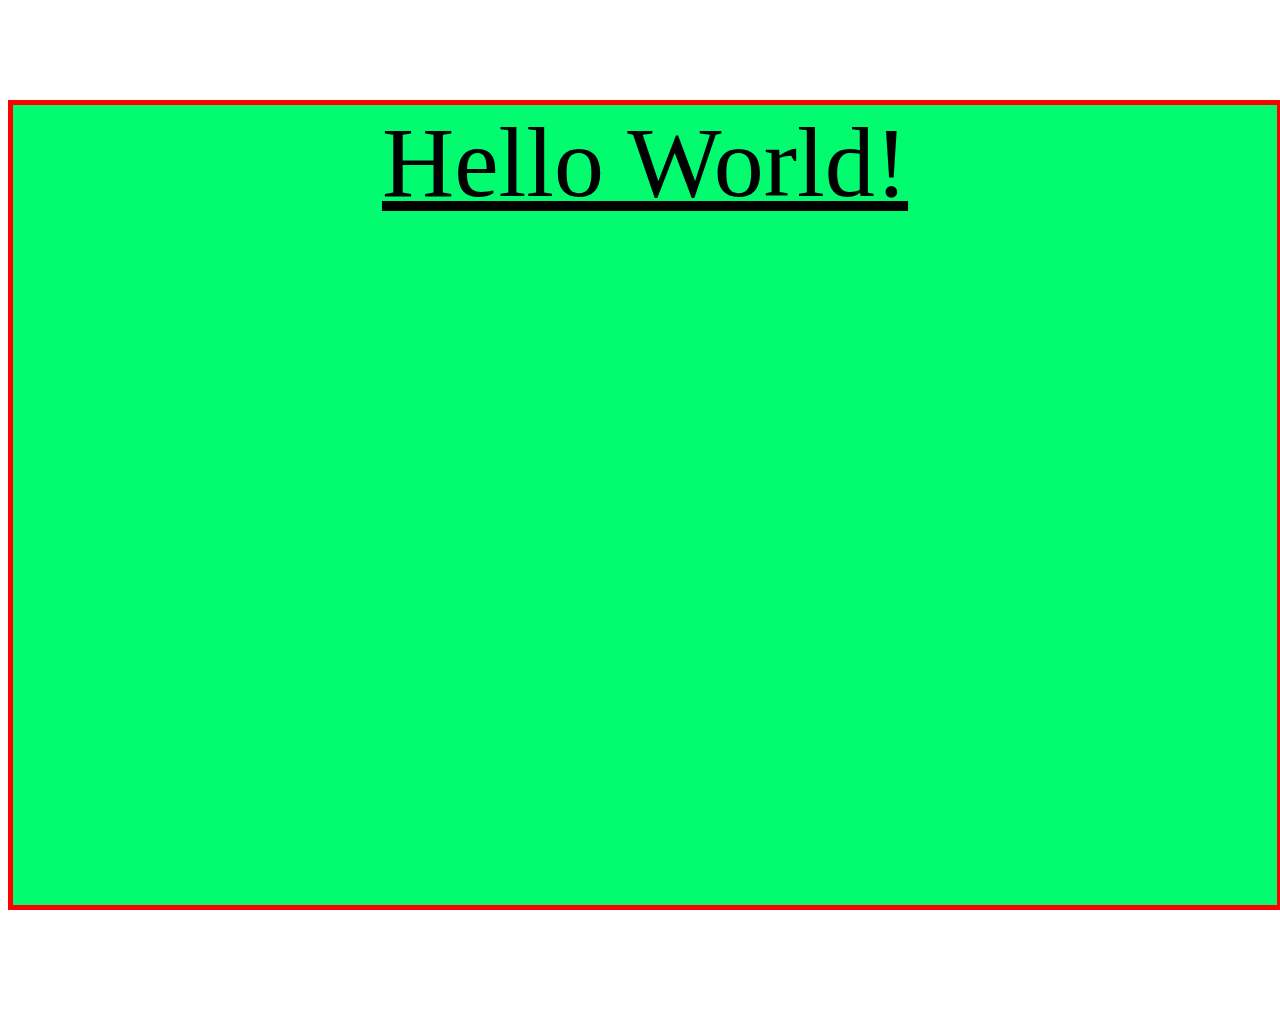
<file: lesson27/index.html>
<!DOCTYPE html>
<html lang="en">
  <head>
    <meta charset="UTF-8" />
    <meta http-equiv="X-UA-Compatible" content="IE=edge" />
    <meta name="viewport" content="width=device-width, initial-scale=1.0" />
    <title>JavaScript-lesson27</title>
  </head>
  <body>
    <script src="script.js"></script>
  </body>
</html>
</file>
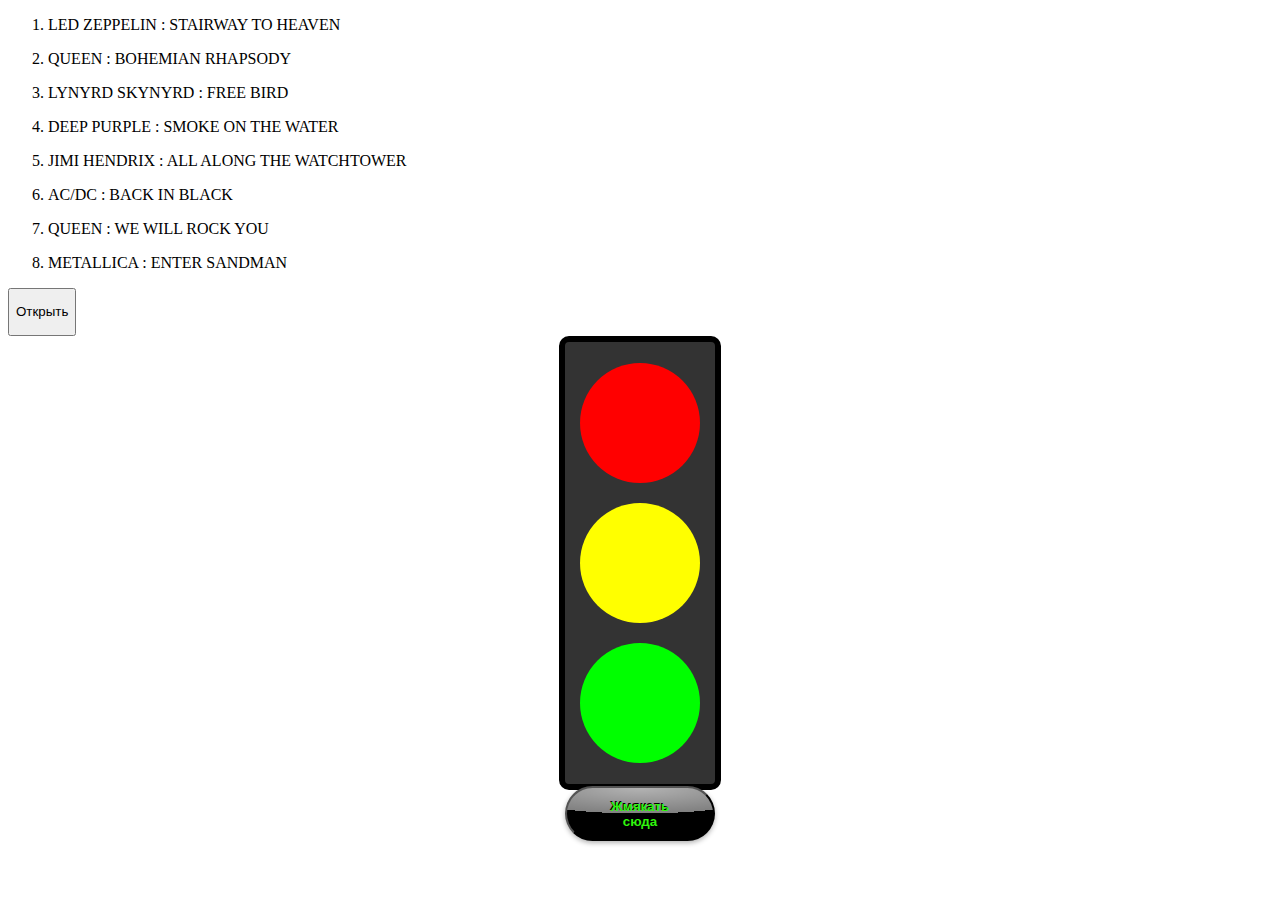
<file: lesson29/index.html>
<!DOCTYPE html>
<html lang="en">
  <head>
    <meta charset="UTF-8" />
    <meta http-equiv="X-UA-Compatible" content="IE=edge" />
    <meta name="viewport" content="width=device-width, initial-scale=1.0" />
    <link rel="stylesheet" href="style.css" />
    <title>JavaScript-lesson29</title>
  </head>
  <body>
    <div id="list"></div>
    <div class="wrapper">
      <div id="red" class="circle circle__red"></div>
      <div id="yellow" class="circle circle__yellow"></div>
      <div id="green" class="circle circle__green"></div>
      <button id="pressButton" class="btn">Жмякать сюда</button>
    </div>
    <script src="script.js"></script>
  </body>
</html>
</file>
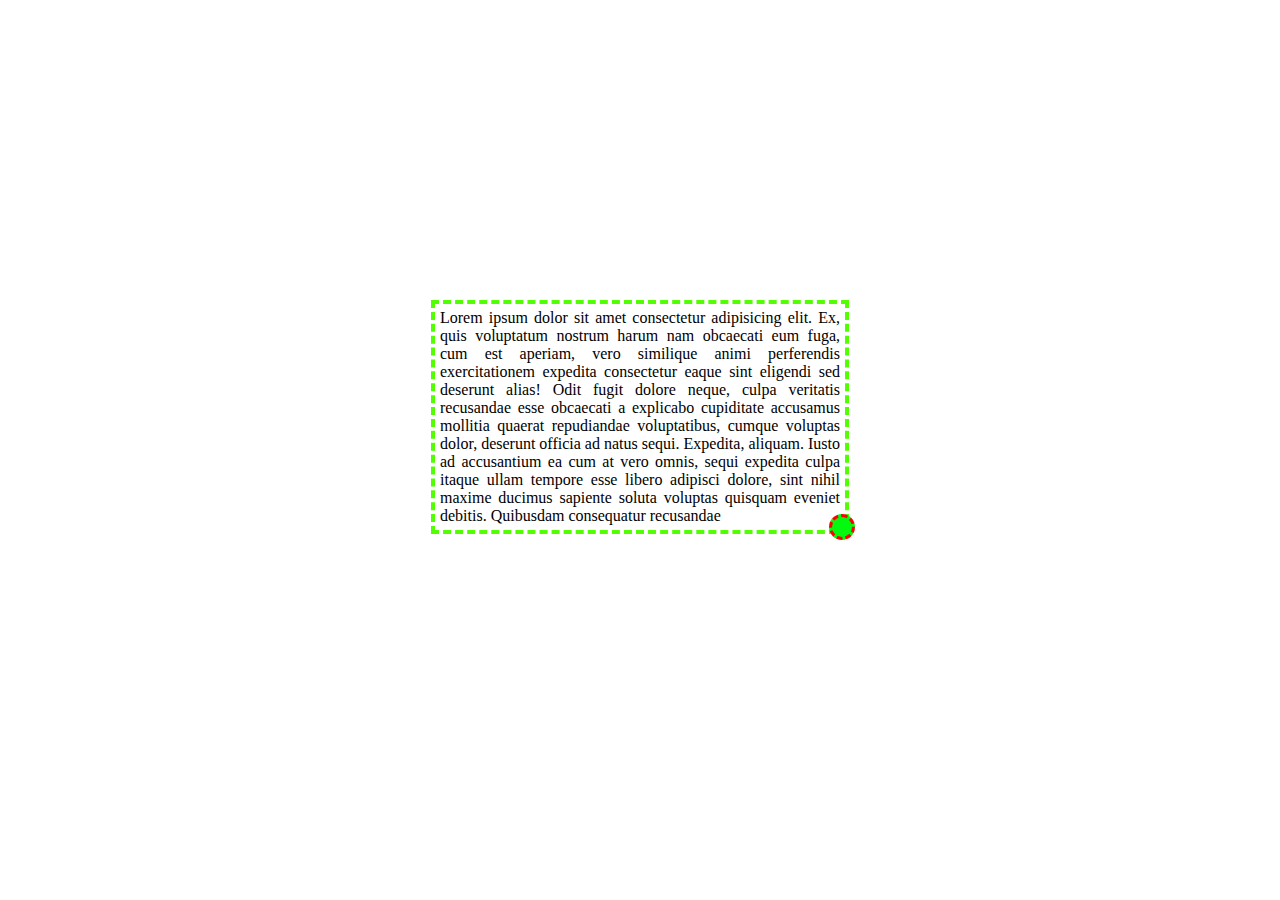
<file: lesson30/index.html>
<!DOCTYPE html>
<html lang="en">
  <head>
    <meta charset="UTF-8" />
    <meta http-equiv="X-UA-Compatible" content="IE=edge" />
    <meta name="viewport" content="width=device-width, initial-scale=1.0" />
    <link rel="stylesheet" href="style.css" />
    <title>JavaScript-lesson30</title>
  </head>
  <body>
    <div class="content">
      <div class="content__text" id="content__text">
        Lorem ipsum dolor sit amet consectetur adipisicing elit. Ex, quis
        voluptatum nostrum harum nam obcaecati eum fuga, cum est aperiam, vero
        similique animi perferendis exercitationem expedita consectetur eaque
        sint eligendi sed deserunt alias! Odit fugit dolore neque, culpa
        veritatis recusandae esse obcaecati a explicabo cupiditate accusamus
        mollitia quaerat repudiandae voluptatibus, cumque voluptas dolor,
        deserunt officia ad natus sequi. Expedita, aliquam. Iusto ad accusantium
        ea cum at vero omnis, sequi expedita culpa itaque ullam tempore esse
        libero adipisci dolore, sint nihil maxime ducimus sapiente soluta
        voluptas quisquam eveniet debitis. Quibusdam consequatur recusandae
        <div class="content__text--resizer"></div>
      </div>
    </div>

    <script src="script.js"></script>
  </body>
</html>
</file>
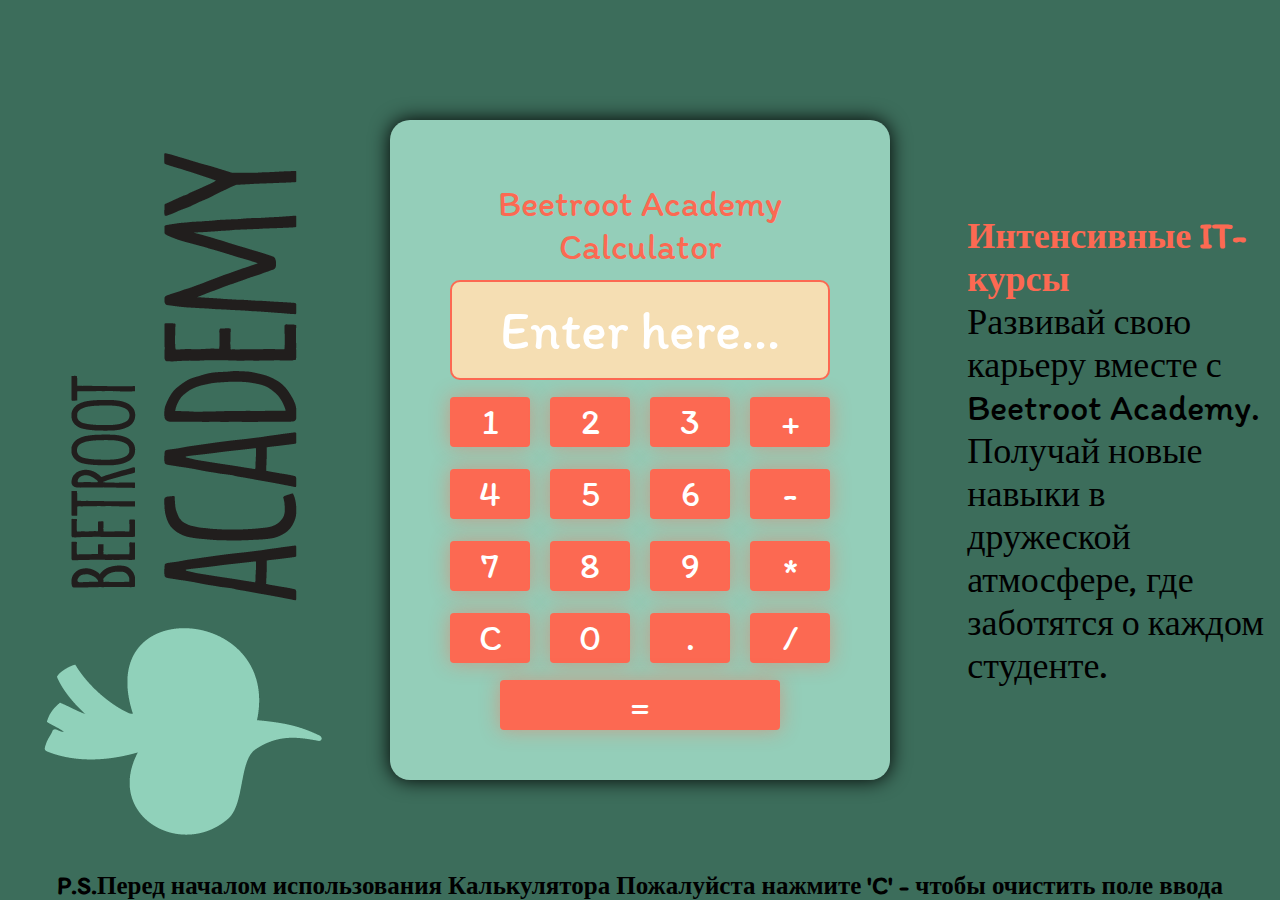
<file: lesson31-Calculator/index.html>
<!DOCTYPE html>
<html lang="en">
  <head>
    <meta charset="UTF-8" />
    <meta http-equiv="X-UA-Compatible" content="IE=edge" />
    <meta name="viewport" content="width=device-width, initial-scale=1.0" />
    <title>Calculator</title>
    <link rel="shortcut icon" href="favicon.png" type="image/png" />
    <link rel="preconnect" href="https://fonts.gstatic.com" />
    <link
      href="https://fonts.googleapis.com/css2?family=Itim&display=swap"
      rel="stylesheet"
    />
    <link rel="stylesheet" href="style.css" />
  </head>
  <body>
    <div class="logo">
      <img src="beetrootAcademy2.png" alt="beetrootAcademy" />
    </div>
    <div class="wrapper_calculator">
      <div class="calculator__title">Beetroot Academy Calculator</div>
      <div class="calculator__scoreboard">Enter here...</div>
      <input type="hidden" class="calculator__input" value="1 + 1" />
      <div class="calculator__1 btn">1</div>
      <div class="calculator__2 btn">2</div>
      <div class="calculator__3 btn">3</div>
      <div class="calculator__plus op">+</div>
      <div class="calculator__4 btn">4</div>
      <div class="calculator__5 btn">5</div>
      <div class="calculator__6 btn">6</div>
      <div class="calculator__min op">-</div>
      <div class="calculator__7 btn">7</div>
      <div class="calculator__8 btn">8</div>
      <div class="calculator__9 btn">9</div>
      <div class="calculator__mul op">*</div>
      <div class="calculator__c btn">C</div>
      <div class="calculator__0 btn">0</div>
      <div class="calculator__dot op">.</div>
      <div class="calculator__div op">/</div>
      <div class="calculator__eq">=</div>
    </div>
    <div class="informationBlock">
      <h3>Интенсивные IT-курсы</h3>
      <p>
        Развивай свою карьеру вместе с Beetroot Academy. Получай новые навыки в
        дружеской атмосфере, где заботятся о каждом студенте.
      </p>
    </div>
    <footer>
      <p>
        P.S.Перед началом использования Калькулятора Пожалуйста нажмите 'C' -
        чтобы очистить поле ввода
      </p>
    </footer>
    <script src="https://ajax.googleapis.com/ajax/libs/jquery/3.6.0/jquery.min.js"></script>
    <script src="script.js"></script>
  </body>
</html>
</file>
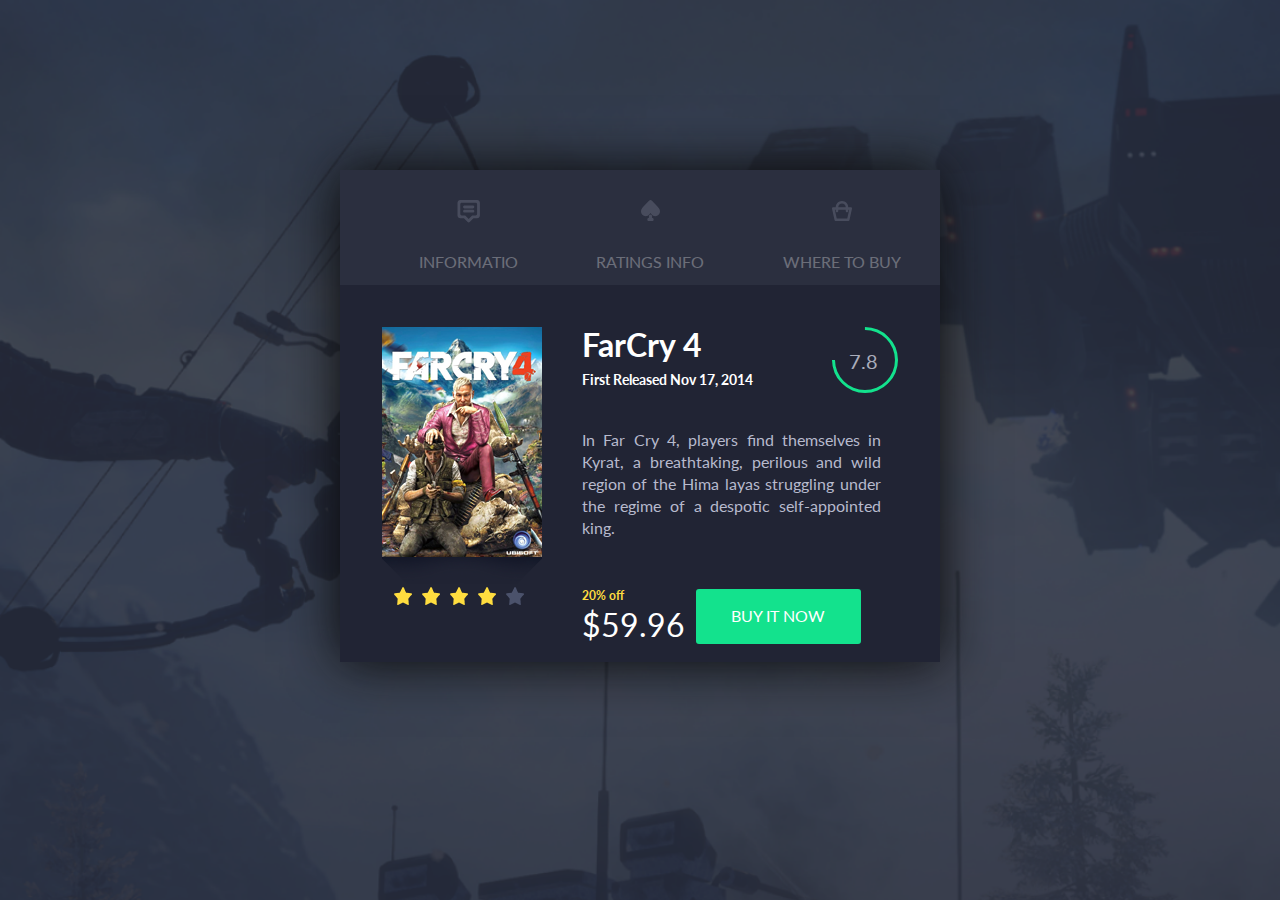
<file: lesson31-FarCry 4/index.html>
<!DOCTYPE html>
<html lang="en">
  <head>
    <meta charset="UTF-8" />
    <meta http-equiv="X-UA-Compatible" content="IE=edge" />
    <meta name="viewport" content="width=device-width, initial-scale=1.0" />
    <link rel="preconnect" href="https://fonts.gstatic.com" />
    <link
      href="https://fonts.googleapis.com/css2?family=Lato:ital,wght@0,400;0,700;1,400;1,700&display=swap"
      rel="stylesheet"
    />
    <link rel="stylesheet" href="css/style.css" />
    <title>FarCry 4</title>
  </head>
  <body>
    <div class="content">
      <header class="container__header">
        <nav>
          <ul class="container__ul">
            <li class="container__li disable">
              <img
                class="container__icon1"
                src="svg/Type=Tooltip, Active=False.svg"
                alt=""
              />
              <p>informatio</p>
            </li>
            <li class="container__li disable">
              <img
                class="container__icon1"
                src="svg/Type=Card, Active=False.svg"
                alt=""
              />
              <p>ratings info</p>
            </li>
            <li class="container__li disable">
              <img
                class="container__icon1"
                src="svg/Type=Basket, Active=False.svg"
                alt=""
              />
              <p>where to buy</p>
            </li>
          </ul>
        </nav>
      </header>
      <div class="container tab">
        <div class="container__content">
          <div class="container__img">
            <img src="img/Picture.png" alt="FarCry 4" />
            <div class="container__rating">
              <span><img src="img/Star.png" alt="Star" /></span>
              <span><img src="img/Star.png" alt="Star" /></span>
              <span><img src="img/Star.png" alt="Star" /></span>
              <span><img src="img/Star.png" alt="Star" /></span>
              <span><img src="img/Star (1).png" alt="Star" /></span>
            </div>
          </div>

          <div class="container__descr">
            <div class="container__title">
              <h2>FarCry 4</h2>
            </div>
            <div class="container__progress">
              <p>7.8</p>
            </div>
            <div class="container__subtitle">
              <h3>First Released Nov 17, 2014</h3>
            </div>
            <div class="container__p">
              <p>
                In Far Cry 4, players find themselves in Kyrat, a breathtaking,
                perilous and wild region of the Hima layas struggling under the
                regime of a despotic self-appointed king.
              </p>
            </div>
          </div>
          <div class="container__price">
            <div class="container__priceoff">20% off</div>
            <div class="container__total">$59.96</div>
          </div>
          <input type="submit" value="buy it now" class="container__buyitnow" />
        </div>
      </div>
      <div class="rating tab">
        <p>
          Интенсивные IT-курсы Развивай свою карьеру вместе с Beetroot Academy.
          Получай новые навыки в дружеской атмосфере, где заботятся о каждом
          студенте.
        </p>
      </div>
      <div class="wheretobuy tab">
        <p>
          Шведско-украинская IT-школа С 2014 года более чем 3900 выпускников по
          всей Украине доверяют нам. Наши студенты отмечают дружескую атмосферу
          школы и говорят, что здесь каждый может начать свой путь в IT. Нас
          поддерживают десятки международных партнеров. Мы сотрудничаем с
          местными IT-компаниями. Вот некоторые из них:
        </p>
      </div>
    </div>
    <script src="https://ajax.googleapis.com/ajax/libs/jquery/3.6.0/jquery.min.js"></script>
    <script src="script.js"></script>
  </body>
</html>
</file>
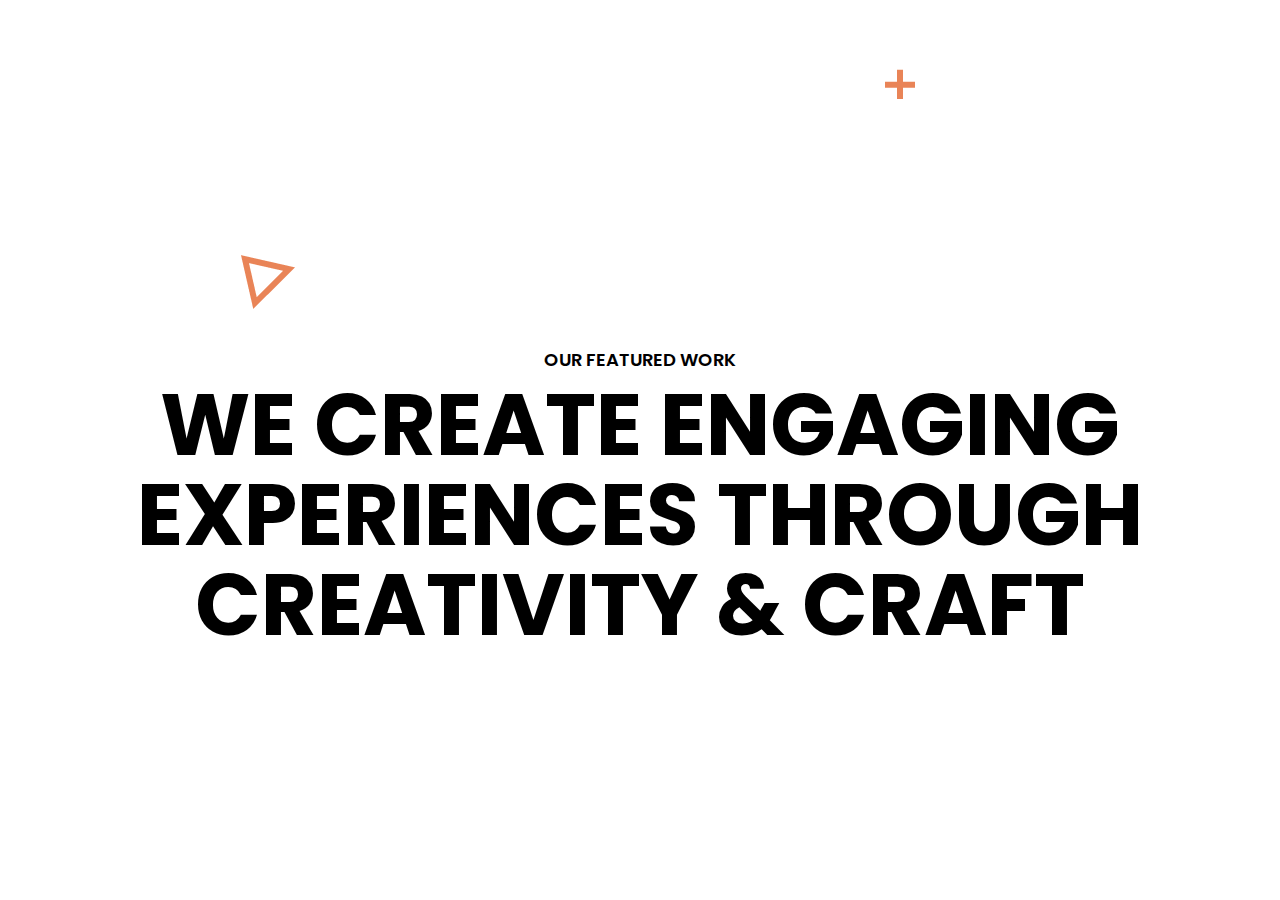
<file: lesson32-Slick Slider/index.html>
<!DOCTYPE html>
<html lang="en">
  <head>
    <meta charset="UTF-8" />
    <meta name="viewport" content="width=device-width, initial-scale=1.0" />
    <meta http-equiv="X-UA-Compatible" content="ie=edge" />
    <link rel="shortcut icon" href="favicon.png" type="image/png" />
    <link
      href="https://fonts.googleapis.com/css?family=Poppins:400,600&display=swap"
      rel="stylesheet"
    />
    <link rel="stylesheet" href="js/swiper/package/css/swiper.min.css" />
    <link rel="stylesheet" href="css/style.css" />
    <title>Lesson32 - Slider</title>
  </head>

  <body>
    <div class="swiper-title">
      <p>our featured work</p>
      <h1>We create engaging experiences through creativity & craft</h1>
    </div>
    <div class="vector1"></div>
    <div class="vector"></div>
    <section class="swiper-container">
      <div class="swiper-wrapper">
        <div class="swiper-slide swiper-slide__1">
          <div class="splashScreen">
            <p class="splashScreen_p1">Apex Magazine June Issue</p>
            <p class="splashScreen_p2">by Fabrizio Morra</p>
          </div>
        </div>
        <div class="swiper-slide swiper-slide__2">
          <div class="splashScreen">
            <p class="splashScreen_p1">Apex Magazine June Issue</p>
            <p class="splashScreen_p2">by Fabrizio Morra</p>
          </div>
        </div>
        <div class="swiper-slide swiper-slide__3">
          <div class="splashScreen">
            <p class="splashScreen_p1">Apex Magazine June Issue</p>
            <p class="splashScreen_p2">by Fabrizio Morra</p>
          </div>
        </div>
        <div class="swiper-slide swiper-slide__4">
          <div class="splashScreen">
            <p class="splashScreen_p1">Apex Magazine June Issue</p>
            <p class="splashScreen_p2">by Fabrizio Morra</p>
          </div>
        </div>
      </div>
      <div class="swiper-button-next">
        <img src="img/arrows/next.svg" alt="Next" />
      </div>
      <div class="swiper-button-prev">
        <img src="img/arrows/prev.svg" alt="Previous" />
      </div>
    </section>
    <script src="js/swiper/package/js/swiper.min.js"></script>
    <script src="script.js"></script>
  </body>
</html>
</file>
<file: lesson29/style.css>
.wrapper {
  background: #333;
  width: 150px;
  height: 440px;
  border-radius: 10px;
  font-size: 70px;
  text-align: center;
  padding: 1px 0;
  border: 6px solid #000;
  margin: auto;
}
.circle {
  background: #666;
  width: 120px;
  height: 120px;
  border-radius: 50%;
  margin-left: 15px;
  margin-top: 20px;
  line-height: 120px;
  -webkit-transition: background-color 0.5s ease-out;
  -o-transition: background-color 0.5s ease-out;
  transition: background-color 0.5s ease-out;
}

.circle__red {
  background-color: #f00;
}
.circle__yellow {
  background-color: #ff0;
}
.circle__green {
  background-color: #0f0;
}
.btn {
  border-radius: 30px;
  position: relative;
  color: rgb(47, 245, 12);
  font-weight: bold;
  text-decoration: none;
  text-shadow: -1px -1px #000;
  user-select: none;
  padding: 0.8em 2em;
  outline: none;
  background-color: #000;
  background-image: linear-gradient(
      45deg,
      rgba(255, 255, 255, 0) 30%,
      rgba(255, 255, 255, 0.8),
      rgba(255, 255, 255, 0) 70%
    ),
    radial-gradient(
      190% 100% at 50% 0%,
      rgba(255, 255, 255, 0.7) 0%,
      rgba(255, 255, 255, 0.5) 50%,
      rgba(0, 0, 0, 0) 50%
    );
  background-repeat: no-repeat;
  background-size: 200% 100%, auto;
  background-position: 200% 0, 0 0;
  box-shadow: rgba(0, 0, 0, 0.3) 0 2px 5px;
}
.btn:active {
  top: 1px;
  box-shadow: none;
}
.btn:hover {
  transition: 0.5s linear;
  background-position: -200% 0, 0 0;
}
</file>
<file: lesson30/style.css>
html,
body {
  margin: 0;
  padding-top: 150px;
}
.content__text {
  display: block;
  position: relative;
  width: 400px;
  margin: auto;
  text-align: justify;
  padding: 5px;
  border: 4px dashed rgb(81, 255, 0);
  margin-bottom: 10px;
}
.content__text--resizer {
  display: block;
  position: absolute;
  right: -10px;
  bottom: -10px;
  z-index: 1;
  width: 20px;
  height: 20px;
  border-radius: 100%;
  background-color: rgb(3, 250, 15);
  border: 3px dashed rgb(255, 0, 0);
  cursor: zoom-in;
}
</file>
<file: lesson31-Calculator/style.css>
* {
  margin: 0;
  padding: 0;
  font-family: "Itim", cursive;
  font-size: 36px;
  box-sizing: border-box;
}
html,
body {
  min-height: 100%;
  height: 100%;
  background-color: #3c6d5b;
  display: flex;
  justify-content: center;
  align-items: center;
}
.logo {
  position: absolute;
  width: 600px;
  height: 300px;
  top: 40%;
  left: 2%;
  transform: rotate(-90deg);
}
@media (max-width: 1600px) {
  .logo {
    left: 0%;
  }
}
@media (max-width: 1400px) {
  .logo {
    top: 60%;
    left: 0%;
    width: 400px;
    height: 200px;
  }
}
@media (max-width: 1300px) {
  .logo {
    top: 80%;
    width: 150px;
    height: 100px;
  }
}
@media (max-width: 1150px) {
  .logo {
    display: none;
  }
}
.informationBlock {
  position: absolute;
  font-family: "Itim", cursive;
  width: 500px;
  right: 1%;
}
@media (max-width: 1600px) {
  .informationBlock {
    width: 400px;
  }
}
@media (max-width: 1400px) {
  .informationBlock {
    width: 300px;
  }
}
@media (max-width: 1150px) {
  .informationBlock {
    display: none;
  }
}
.informationBlock h3 {
  color: #fc6952;
}
.informationBlock p {
  color: #000000;
}
.wrapper_calculator {
  display: flex;
  flex-flow: row wrap;
  justify-content: center;
  align-items: flex-end;
  width: 500px;
  height: 660px;
  color: #fff;
  border-radius: 20px;
  box-shadow: 0 0 20px black;
  background-color: #94ceb9;
  padding: 50px;
}
.calculator__title {
  font-family: "Itim", cursive;
  color: #fc6952;
  text-align: center;
}
.calculator__scoreboard {
  margin: 0 auto;
  width: 380px;
  height: 100px;
  border-radius: 10px;
  background-color: wheat;
  display: flex;
  justify-content: center;
  align-items: center;
  font-size: 54px;
  border: 2px solid #fc6952;
}
.btn,
.op,
.calculator__eq {
  margin: 5px 10px;
  background-color: #fc6952;
  opacity: 1;
  width: 80px;
  height: 50px;
  border-radius: 4px;
  display: flex;
  justify-content: center;
  align-items: center;
  box-shadow: 0 0 20px #fc69527a;
  cursor: pointer;
  line-height: 1;
  border: 1px solid transparent;
}
.btn:hover,
.op:hover,
.calculator__eq:hover {
  box-shadow: none;
  border: 1px solid rgb(253, 72, 40);
}
.calculator__mul {
  padding-top: 10px;
  box-sizing: border-box;
}
.calculator__eq {
  width: 70%;
  margin: 0 auto;
}
footer {
  position: absolute;
  left: 0;
  bottom: 0;
  width: 100%;
}
footer p {
  text-align: center;
  font-family: "Itim", cursive;
}
@media (max-width: 1770px) {
  footer p {
    font-size: 30px;
  }
}
@media (max-width: 1480px) {
  footer p {
    font-size: 25px;
    font-weight: bold;
  }
}
@media (max-width: 1230px) {
  footer p {
    font-size: 20px;
    font-weight: bold;
  }
}
@media (max-width: 1000px) {
  footer p {
    display: none;
  }
}
</file>
<file: lesson31-FarCry 4/css/style.css>
/*! normalize.css v8.0.1 | MIT License | github.com/necolas/normalize.css */
/* Document
   ========================================================================== */
/**
 * 1. Correct the line height in all browsers.
 * 2. Prevent adjustments of font size after orientation changes in iOS.
 */
@import url("https://fonts.googleapis.com/css2?family=Lato:ital,wght@0,400;0,700;1,400;1,700&display=swap");
html {
  line-height: 1.15;
  /* 1 */
  -webkit-text-size-adjust: 100%;
  /* 2 */
}

/* Sections
     ========================================================================== */
/**
   * Remove the margin in all browsers.
   */
body {
  margin: 0;
}

/**
   * Render the `main` element consistently in IE.
   */
main {
  display: block;
}

/**
   * Correct the font size and margin on `h1` elements within `section` and
   * `article` contexts in Chrome, Firefox, and Safari.
   */
h1 {
  font-size: 2em;
  margin: 0.67em 0;
}

/* Grouping content
     ========================================================================== */
/**
   * 1. Add the correct box sizing in Firefox.
   * 2. Show the overflow in Edge and IE.
   */
hr {
  -webkit-box-sizing: content-box;
          box-sizing: content-box;
  /* 1 */
  height: 0;
  /* 1 */
  overflow: visible;
  /* 2 */
}

/**
   * 1. Correct the inheritance and scaling of font size in all browsers.
   * 2. Correct the odd `em` font sizing in all browsers.
   */
pre {
  font-family: monospace, monospace;
  /* 1 */
  font-size: 1em;
  /* 2 */
}

/* Text-level semantics
     ========================================================================== */
/**
   * Remove the gray background on active links in IE 10.
   */
a {
  background-color: transparent;
}

/**
   * 1. Remove the bottom border in Chrome 57-
   * 2. Add the correct text decoration in Chrome, Edge, IE, Opera, and Safari.
   */
abbr[title] {
  border-bottom: none;
  /* 1 */
  text-decoration: underline;
  /* 2 */
  -webkit-text-decoration: underline dotted;
          text-decoration: underline dotted;
  /* 2 */
}

/**
   * Add the correct font weight in Chrome, Edge, and Safari.
   */
b,
strong {
  font-weight: bolder;
}

/**
   * 1. Correct the inheritance and scaling of font size in all browsers.
   * 2. Correct the odd `em` font sizing in all browsers.
   */
code,
kbd,
samp {
  font-family: monospace, monospace;
  /* 1 */
  font-size: 1em;
  /* 2 */
}

/**
   * Add the correct font size in all browsers.
   */
small {
  font-size: 80%;
}

/**
   * Prevent `sub` and `sup` elements from affecting the line height in
   * all browsers.
   */
sub,
sup {
  font-size: 75%;
  line-height: 0;
  position: relative;
  vertical-align: baseline;
}

sub {
  bottom: -0.25em;
}

sup {
  top: -0.5em;
}

/* Embedded content
     ========================================================================== */
/**
   * Remove the border on images inside links in IE 10.
   */
img {
  border-style: none;
}

/* Forms
     ========================================================================== */
/**
   * 1. Change the font styles in all browsers.
   * 2. Remove the margin in Firefox and Safari.
   */
button,
input,
optgroup,
select,
textarea {
  font-family: inherit;
  /* 1 */
  font-size: 100%;
  /* 1 */
  line-height: 1.15;
  /* 1 */
  margin: 0;
  /* 2 */
}

/**
   * Show the overflow in IE.
   * 1. Show the overflow in Edge.
   */
button,
input {
  /* 1 */
  overflow: visible;
}

/**
   * Remove the inheritance of text transform in Edge, Firefox, and IE.
   * 1. Remove the inheritance of text transform in Firefox.
   */
button,
select {
  /* 1 */
  text-transform: none;
}

/**
   * Correct the inability to style clickable types in iOS and Safari.
   */
button,
[type="button"],
[type="reset"],
[type="submit"] {
  -webkit-appearance: button;
}

/**
   * Remove the inner border and padding in Firefox.
   */
button::-moz-focus-inner,
[type="button"]::-moz-focus-inner,
[type="reset"]::-moz-focus-inner,
[type="submit"]::-moz-focus-inner {
  border-style: none;
  padding: 0;
}

/**
   * Restore the focus styles unset by the previous rule.
   */
button:-moz-focusring,
[type="button"]:-moz-focusring,
[type="reset"]:-moz-focusring,
[type="submit"]:-moz-focusring {
  outline: 1px dotted ButtonText;
}

/**
   * Correct the padding in Firefox.
   */
fieldset {
  padding: 0.35em 0.75em 0.625em;
}

/**
   * 1. Correct the text wrapping in Edge and IE.
   * 2. Correct the color inheritance from `fieldset` elements in IE.
   * 3. Remove the padding so developers are not caught out when they zero out
   *    `fieldset` elements in all browsers.
   */
legend {
  -webkit-box-sizing: border-box;
          box-sizing: border-box;
  /* 1 */
  color: inherit;
  /* 2 */
  display: table;
  /* 1 */
  max-width: 100%;
  /* 1 */
  padding: 0;
  /* 3 */
  white-space: normal;
  /* 1 */
}

/**
   * Add the correct vertical alignment in Chrome, Firefox, and Opera.
   */
progress {
  vertical-align: baseline;
}

/**
   * Remove the default vertical scrollbar in IE 10+.
   */
textarea {
  overflow: auto;
}

/**
   * 1. Add the correct box sizing in IE 10.
   * 2. Remove the padding in IE 10.
   */
[type="checkbox"],
[type="radio"] {
  -webkit-box-sizing: border-box;
          box-sizing: border-box;
  /* 1 */
  padding: 0;
  /* 2 */
}

/**
   * Correct the cursor style of increment and decrement buttons in Chrome.
   */
[type="number"]::-webkit-inner-spin-button,
[type="number"]::-webkit-outer-spin-button {
  height: auto;
}

/**
   * 1. Correct the odd appearance in Chrome and Safari.
   * 2. Correct the outline style in Safari.
   */
[type="search"] {
  -webkit-appearance: textfield;
  /* 1 */
  outline-offset: -2px;
  /* 2 */
}

/**
   * Remove the inner padding in Chrome and Safari on macOS.
   */
[type="search"]::-webkit-search-decoration {
  -webkit-appearance: none;
}

/**
   * 1. Correct the inability to style clickable types in iOS and Safari.
   * 2. Change font properties to `inherit` in Safari.
   */
::-webkit-file-upload-button {
  -webkit-appearance: button;
  /* 1 */
  font: inherit;
  /* 2 */
}

/* Interactive
     ========================================================================== */
/*
   * Add the correct display in Edge, IE 10+, and Firefox.
   */
details {
  display: block;
}

/*
   * Add the correct display in all browsers.
   */
summary {
  display: list-item;
}

/* Misc
     ========================================================================== */
/**
   * Add the correct display in IE 10+.
   */
template {
  display: none;
}

/**
   * Add the correct display in IE 10.
   */
[hidden] {
  display: none;
}

body {
  padding-top: 170px;
  min-height: 100%;
  height: 100%;
  background: url("../img/BG 1.png") no-repeat;
  background-size: cover;
  display: -webkit-box;
  display: -ms-flexbox;
  display: flex;
  -webkit-box-orient: vertical;
  -webkit-box-direction: normal;
      -ms-flex-flow: column wrap;
          flex-flow: column wrap;
  -webkit-box-pack: center;
      -ms-flex-pack: center;
          justify-content: center;
  -webkit-box-align: center;
      -ms-flex-align: center;
          align-items: center;
  font-family: "Lato", sans-serif;
}

.content {
  position: relative;
  display: -webkit-box;
  display: -ms-flexbox;
  display: flex;
  -webkit-box-orient: vertical;
  -webkit-box-direction: normal;
      -ms-flex-flow: column wrap;
          flex-flow: column wrap;
  width: 600px;
  height: 492px;
  -webkit-box-shadow: 0 0 50px #0a0a0a;
          box-shadow: 0 0 50px #0a0a0a;
}

.container {
  width: 600px;
  height: 377px;
  background-color: #212434;
}

.container__content {
  padding: 42px;
  display: -webkit-box;
  display: -ms-flexbox;
  display: flex;
  -webkit-box-orient: horizontal;
  -webkit-box-direction: normal;
      -ms-flex-flow: row wrap;
          flex-flow: row wrap;
}

.container__header {
  background-color: #2b2f3f;
  width: 600px;
  height: 115px;
}

.container__header nav {
  height: 100%;
}

.container__ul {
  display: -webkit-box;
  display: -ms-flexbox;
  display: flex;
  -webkit-box-orient: horizontal;
  -webkit-box-direction: normal;
      -ms-flex-flow: row wrap;
          flex-flow: row wrap;
  list-style: none;
  height: 100%;
  -ms-flex-pack: distribute;
      justify-content: space-around;
}

li.container__li {
  height: 100%;
  display: -webkit-box;
  display: -ms-flexbox;
  display: flex;
  -webkit-box-orient: vertical;
  -webkit-box-direction: normal;
      -ms-flex-flow: column wrap;
          flex-flow: column wrap;
  -webkit-box-pack: center;
      -ms-flex-pack: center;
          justify-content: center;
  color: #fff;
  text-transform: uppercase;
  cursor: pointer;
}

.container__li p:hover {
  border-bottom: 3px solid white;
  padding-bottom: 10px;
  opacity: 1;
}

.disable {
  opacity: 0.3;
}

li.container__li img {
  margin-bottom: 14px;
}

.container__progress {
  width: 60px;
  height: 60px;
  position: absolute;
  margin-left: 250px;
  border-radius: 50%;
  border: 3px solid #13e28d;
  border-left-color: transparent;
  -webkit-transform: rotate(45deg);
          transform: rotate(45deg);
}

.container__progress p {
  font-family: "Lato", sans-serif;
  font-style: normal;
  font-weight: normal;
  font-size: 20px;
  line-height: 24px;
  color: #aaadbb;
  text-align: center;
  -webkit-transform: rotate(-45deg);
          transform: rotate(-45deg);
}

.container__descr {
  display: -webkit-box;
  display: -ms-flexbox;
  display: flex;
  -webkit-box-orient: horizontal;
  -webkit-box-direction: normal;
      -ms-flex-flow: row wrap;
          flex-flow: row wrap;
  -webkit-box-flex: 0;
      -ms-flex: 0 0 58%;
          flex: 0 0 58%;
  margin-left: 40px;
  -ms-flex-line-pack: start;
      align-content: flex-start;
  color: #fff;
}

.container__img {
  -webkit-box-flex: 0;
      -ms-flex: 0 0 30%;
          flex: 0 0 30%;
}

.container__title h2 {
  margin: 0px 135px 8px 0px;
  font-size: 32px;
}

.container__subtitle {
  margin-bottom: 15px;
}

.container__subtitle h3 {
  margin: 0px 0px 10px 0px;
  font-size: 14px;
}

.container__p {
  margin: 0;
  line-height: 22px;
  text-align: justify;
  color: #b7bacd;
}

.container__rating {
  -webkit-box-flex: 0;
      -ms-flex: 0 0 40%;
          flex: 0 0 40%;
  margin-left: 12px;
}

span {
  cursor: pointer;
}

span + span {
  margin-left: 6px;
}

.container__price {
  -webkit-box-flex: 0;
      -ms-flex: 0 0 22%;
          flex: 0 0 22%;
  margin-left: 200px;
  margin-top: -20px;
}

.container__priceoff {
  margin-bottom: 4px;
  font-family: "Lato", sans-serif;
  font-style: normal;
  font-weight: bold;
  font-size: 12px;
  line-height: 14px;
  color: #fedc3f;
}

.container__total {
  font-size: 32px;
  color: #fff;
}

.container__buyitnow {
  margin-top: -20px;
  justify-self: flex-end;
  width: 165px;
  height: 55px;
  border: none;
  border-radius: 3px;
  text-transform: uppercase;
  color: #fff;
  background-color: #13e28d;
  cursor: pointer;
}

.container__buyitnow:hover,
.container__buyitnow:focus {
  background-color: #ade4cd;
}

.rating,
.wheretobuy {
  background-color: #212534;
  position: absolute;
  width: 480px;
  height: 257px;
  padding: 60px;
  line-height: 22px;
  color: #fff;
  top: 115px;
  left: 0;
  display: none;
}
/*# sourceMappingURL=style.css.map */
</file>
<file: lesson32-Slick Slider/css/style.css>
/*! normalize.css v8.0.1 | MIT License | github.com/necolas/normalize.css */
/* Document
   ========================================================================== */
/**
 * 1. Correct the line height in all browsers.
 * 2. Prevent adjustments of font size after orientation changes in iOS.
 */
@import url("https://fonts.googleapis.com/css2?family=Poppins:ital,wght@0,600;0,700;1,600;1,700&display=swap");
html {
  line-height: 1.15;
  /* 1 */
  -webkit-text-size-adjust: 100%;
  /* 2 */
}

/* Sections
     ========================================================================== */
/**
   * Remove the margin in all browsers.
   */
body {
  margin: 0;
}

/**
   * Render the `main` element consistently in IE.
   */
main {
  display: block;
}

/**
   * Correct the font size and margin on `h1` elements within `section` and
   * `article` contexts in Chrome, Firefox, and Safari.
   */
h1 {
  font-size: 2em;
  margin: 0.67em 0;
}

/* Grouping content
     ========================================================================== */
/**
   * 1. Add the correct box sizing in Firefox.
   * 2. Show the overflow in Edge and IE.
   */
hr {
  -webkit-box-sizing: content-box;
          box-sizing: content-box;
  /* 1 */
  height: 0;
  /* 1 */
  overflow: visible;
  /* 2 */
}

/**
   * 1. Correct the inheritance and scaling of font size in all browsers.
   * 2. Correct the odd `em` font sizing in all browsers.
   */
pre {
  font-family: monospace, monospace;
  /* 1 */
  font-size: 1em;
  /* 2 */
}

/* Text-level semantics
     ========================================================================== */
/**
   * Remove the gray background on active links in IE 10.
   */
a {
  background-color: transparent;
}

/**
   * 1. Remove the bottom border in Chrome 57-
   * 2. Add the correct text decoration in Chrome, Edge, IE, Opera, and Safari.
   */
abbr[title] {
  border-bottom: none;
  /* 1 */
  text-decoration: underline;
  /* 2 */
  -webkit-text-decoration: underline dotted;
          text-decoration: underline dotted;
  /* 2 */
}

/**
   * Add the correct font weight in Chrome, Edge, and Safari.
   */
b,
strong {
  font-weight: bolder;
}

/**
   * 1. Correct the inheritance and scaling of font size in all browsers.
   * 2. Correct the odd `em` font sizing in all browsers.
   */
code,
kbd,
samp {
  font-family: monospace, monospace;
  /* 1 */
  font-size: 1em;
  /* 2 */
}

/**
   * Add the correct font size in all browsers.
   */
small {
  font-size: 80%;
}

/**
   * Prevent `sub` and `sup` elements from affecting the line height in
   * all browsers.
   */
sub,
sup {
  font-size: 75%;
  line-height: 0;
  position: relative;
  vertical-align: baseline;
}

sub {
  bottom: -0.25em;
}

sup {
  top: -0.5em;
}

/* Embedded content
     ========================================================================== */
/**
   * Remove the border on images inside links in IE 10.
   */
img {
  border-style: none;
}

/* Forms
     ========================================================================== */
/**
   * 1. Change the font styles in all browsers.
   * 2. Remove the margin in Firefox and Safari.
   */
button,
input,
optgroup,
select,
textarea {
  font-family: inherit;
  /* 1 */
  font-size: 100%;
  /* 1 */
  line-height: 1.15;
  /* 1 */
  margin: 0;
  /* 2 */
}

/**
   * Show the overflow in IE.
   * 1. Show the overflow in Edge.
   */
button,
input {
  /* 1 */
  overflow: visible;
}

/**
   * Remove the inheritance of text transform in Edge, Firefox, and IE.
   * 1. Remove the inheritance of text transform in Firefox.
   */
button,
select {
  /* 1 */
  text-transform: none;
}

/**
   * Correct the inability to style clickable types in iOS and Safari.
   */
button,
[type="button"],
[type="reset"],
[type="submit"] {
  -webkit-appearance: button;
}

/**
   * Remove the inner border and padding in Firefox.
   */
button::-moz-focus-inner,
[type="button"]::-moz-focus-inner,
[type="reset"]::-moz-focus-inner,
[type="submit"]::-moz-focus-inner {
  border-style: none;
  padding: 0;
}

/**
   * Restore the focus styles unset by the previous rule.
   */
button:-moz-focusring,
[type="button"]:-moz-focusring,
[type="reset"]:-moz-focusring,
[type="submit"]:-moz-focusring {
  outline: 1px dotted ButtonText;
}

/**
   * Correct the padding in Firefox.
   */
fieldset {
  padding: 0.35em 0.75em 0.625em;
}

/**
   * 1. Correct the text wrapping in Edge and IE.
   * 2. Correct the color inheritance from `fieldset` elements in IE.
   * 3. Remove the padding so developers are not caught out when they zero out
   *    `fieldset` elements in all browsers.
   */
legend {
  -webkit-box-sizing: border-box;
          box-sizing: border-box;
  /* 1 */
  color: inherit;
  /* 2 */
  display: table;
  /* 1 */
  max-width: 100%;
  /* 1 */
  padding: 0;
  /* 3 */
  white-space: normal;
  /* 1 */
}

/**
   * Add the correct vertical alignment in Chrome, Firefox, and Opera.
   */
progress {
  vertical-align: baseline;
}

/**
   * Remove the default vertical scrollbar in IE 10+.
   */
textarea {
  overflow: auto;
}

/**
   * 1. Add the correct box sizing in IE 10.
   * 2. Remove the padding in IE 10.
   */
[type="checkbox"],
[type="radio"] {
  -webkit-box-sizing: border-box;
          box-sizing: border-box;
  /* 1 */
  padding: 0;
  /* 2 */
}

/**
   * Correct the cursor style of increment and decrement buttons in Chrome.
   */
[type="number"]::-webkit-inner-spin-button,
[type="number"]::-webkit-outer-spin-button {
  height: auto;
}

/**
   * 1. Correct the odd appearance in Chrome and Safari.
   * 2. Correct the outline style in Safari.
   */
[type="search"] {
  -webkit-appearance: textfield;
  /* 1 */
  outline-offset: -2px;
  /* 2 */
}

/**
   * Remove the inner padding in Chrome and Safari on macOS.
   */
[type="search"]::-webkit-search-decoration {
  -webkit-appearance: none;
}

/**
   * 1. Correct the inability to style clickable types in iOS and Safari.
   * 2. Change font properties to `inherit` in Safari.
   */
::-webkit-file-upload-button {
  -webkit-appearance: button;
  /* 1 */
  font: inherit;
  /* 2 */
}

/* Interactive
     ========================================================================== */
/*
   * Add the correct display in Edge, IE 10+, and Firefox.
   */
details {
  display: block;
}

/*
   * Add the correct display in all browsers.
   */
summary {
  display: list-item;
}

/* Misc
     ========================================================================== */
/**
   * Add the correct display in IE 10+.
   */
template {
  display: none;
}

/**
   * Add the correct display in IE 10.
   */
[hidden] {
  display: none;
}

* {
  margin: 0;
  padding: 0;
  font-family: "Poppins", sans-serif;
  text-transform: uppercase;
  -webkit-box-sizing: border-box;
          box-sizing: border-box;
}

html,
body {
  min-height: 100%;
  height: 100%;
  background-size: 100% 100%;
  text-align: center;
  display: -webkit-box;
  display: -ms-flexbox;
  display: flex;
  -webkit-box-orient: vertical;
  -webkit-box-direction: normal;
      -ms-flex-flow: column wrap;
          flex-flow: column wrap;
  -ms-flex-pack: distribute;
      justify-content: space-around;
  width: 100%;
}

.swiper-container {
  margin-bottom: 100px;
  width: 100%;
}

.swiper-title {
  width: 100%;
}

p {
  margin: 100px 0 10px;
  font-size: 18px;
  font-weight: 600;
}

h1 {
  font-size: 86px;
  line-height: 90px;
  margin: auto;
  width: 1030px;
}

.swiper-wrapper {
  height: 400px;
  margin: auto;
}

.swiper-button-next,
.swiper-button-prev {
  position: absolute;
  width: 96px;
  height: 96px;
  cursor: pointer;
}

.swiper-button-next::after,
.swiper-button-prev::after {
  content: "";
}

.swiper-button-next:hover,
.swiper-button-prev:hover {
  background-color: rgba(37, 243, 10, 0.5);
  border-radius: 100%;
}

.swiper-button-next {
  top: 50%;
  right: 10px;
}

.swiper-button-prev {
  top: 50%;
  left: 10px;
}

.swiper-slide__1 {
  background: url("../img/img1.png") center center no-repeat;
}

.swiper-slide__2 {
  background: url("../img/img2.png") center center no-repeat;
}

.swiper-slide__3 {
  background: url("../img/img3.png") center center no-repeat;
}

.swiper-slide__4 {
  background: url("../img/img4.png") center center no-repeat;
}

.swiper-slide {
  background-size: 100%;
}

.splashScreen {
  background-color: #2cdd91;
  background-size: 100%;
  margin-top: -100px;
  height: 400px;
  opacity: 0;
}

.splashScreen_p1 {
  text-align: left;
  width: 310px;
  height: 48px;
  font-style: normal;
  font-weight: bold;
  font-size: 28px;
  line-height: 24px;
  letter-spacing: 0.1em;
  text-transform: uppercase;
  color: #ffffff;
  padding-top: 290px;
  padding-left: 30px;
}

.splashScreen_p2 {
  font-style: normal;
  font-weight: 600;
  font-size: 12px;
  line-height: 24px;
  letter-spacing: 0.2em;
  text-transform: uppercase;
  color: #ffffff;
  width: 200px;
  height: 24px;
  padding-top: 50px;
  margin-top: 0;
  padding-left: 30px;
}

.splashScreen:hover {
  opacity: 0.8;
}

.vector1 {
  background: url("../img/Vector1.png");
  width: 30px;
  height: 30px;
  position: absolute;
  left: 69.17%;
  right: 29.27%;
  top: 7.65%;
  bottom: 89.62%;
}

.vector {
  background: url("../img/Vector.png") center center no-repeat;
  width: 55px;
  height: 55px;
  position: absolute;
  left: 18.75%;
  right: 78.44%;
  top: 28.23%;
  bottom: 66.85%;
}
/*# sourceMappingURL=style.css.map */
</file>
